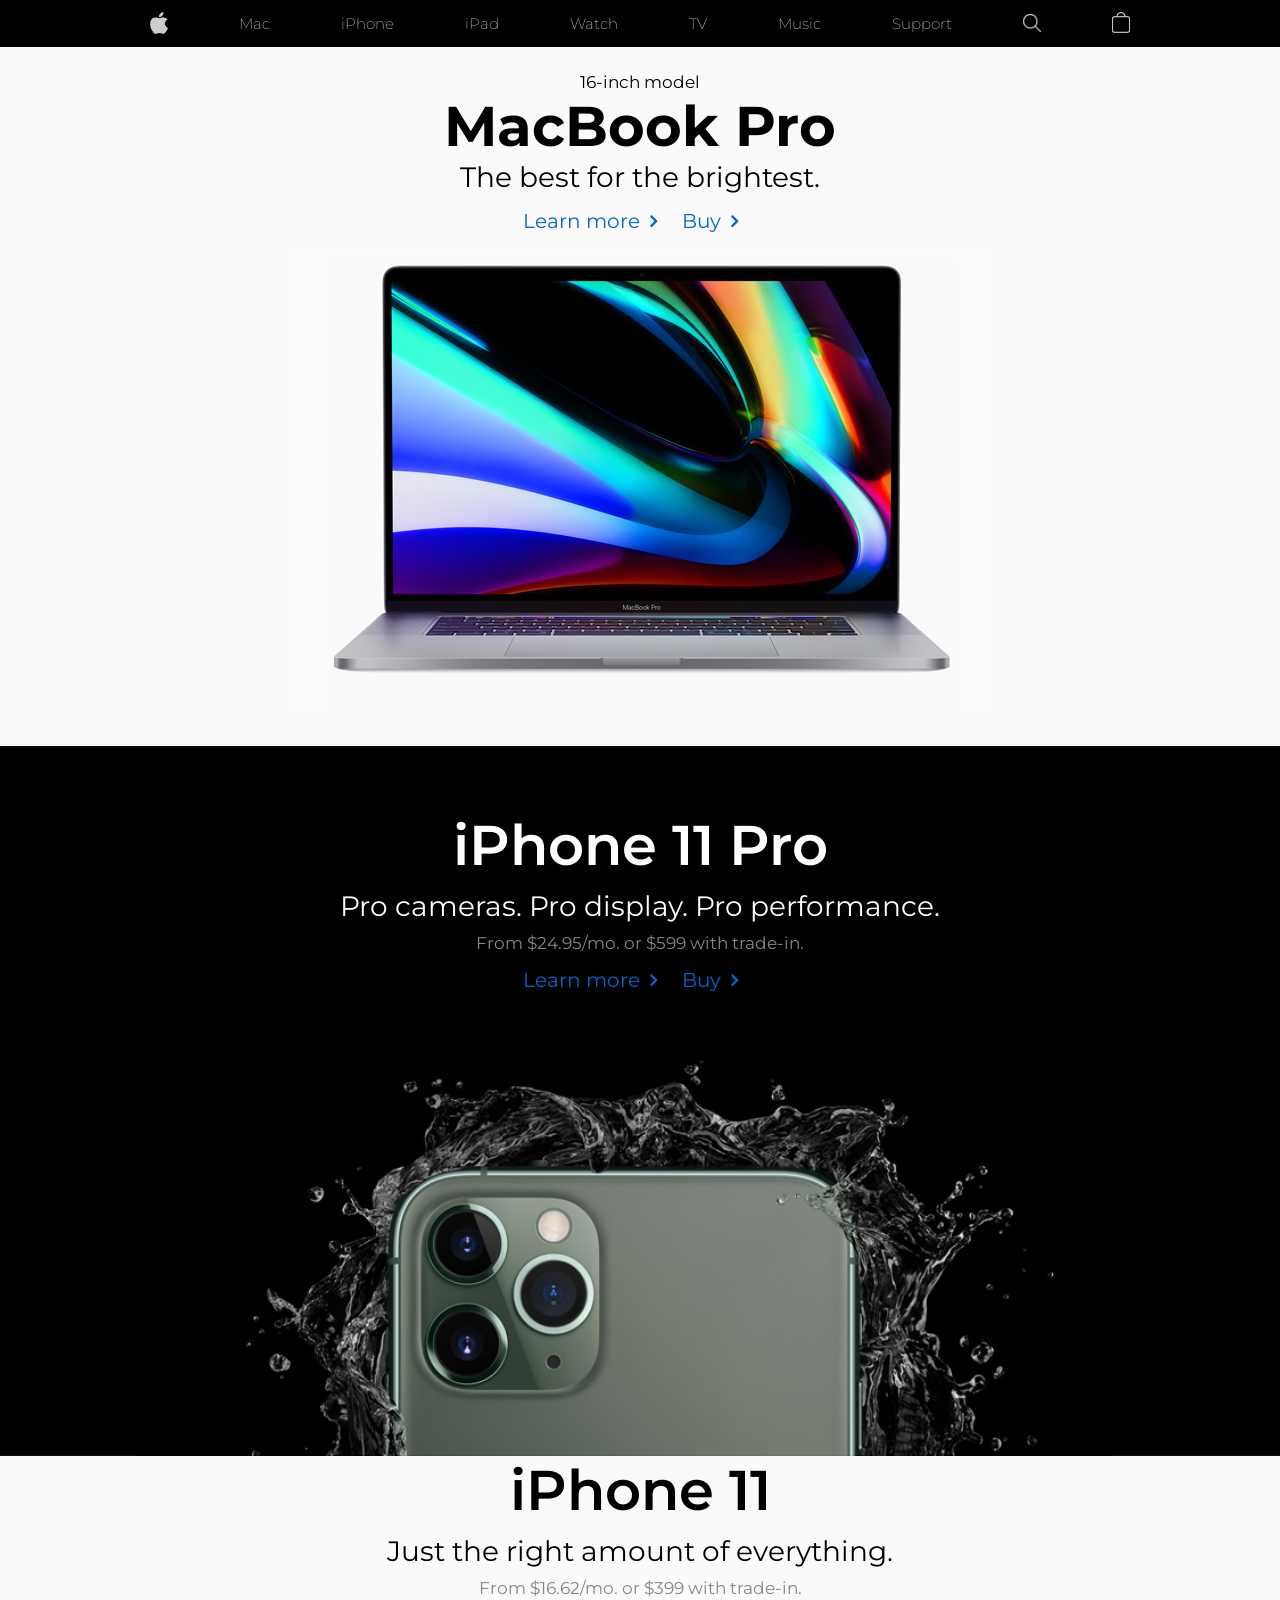
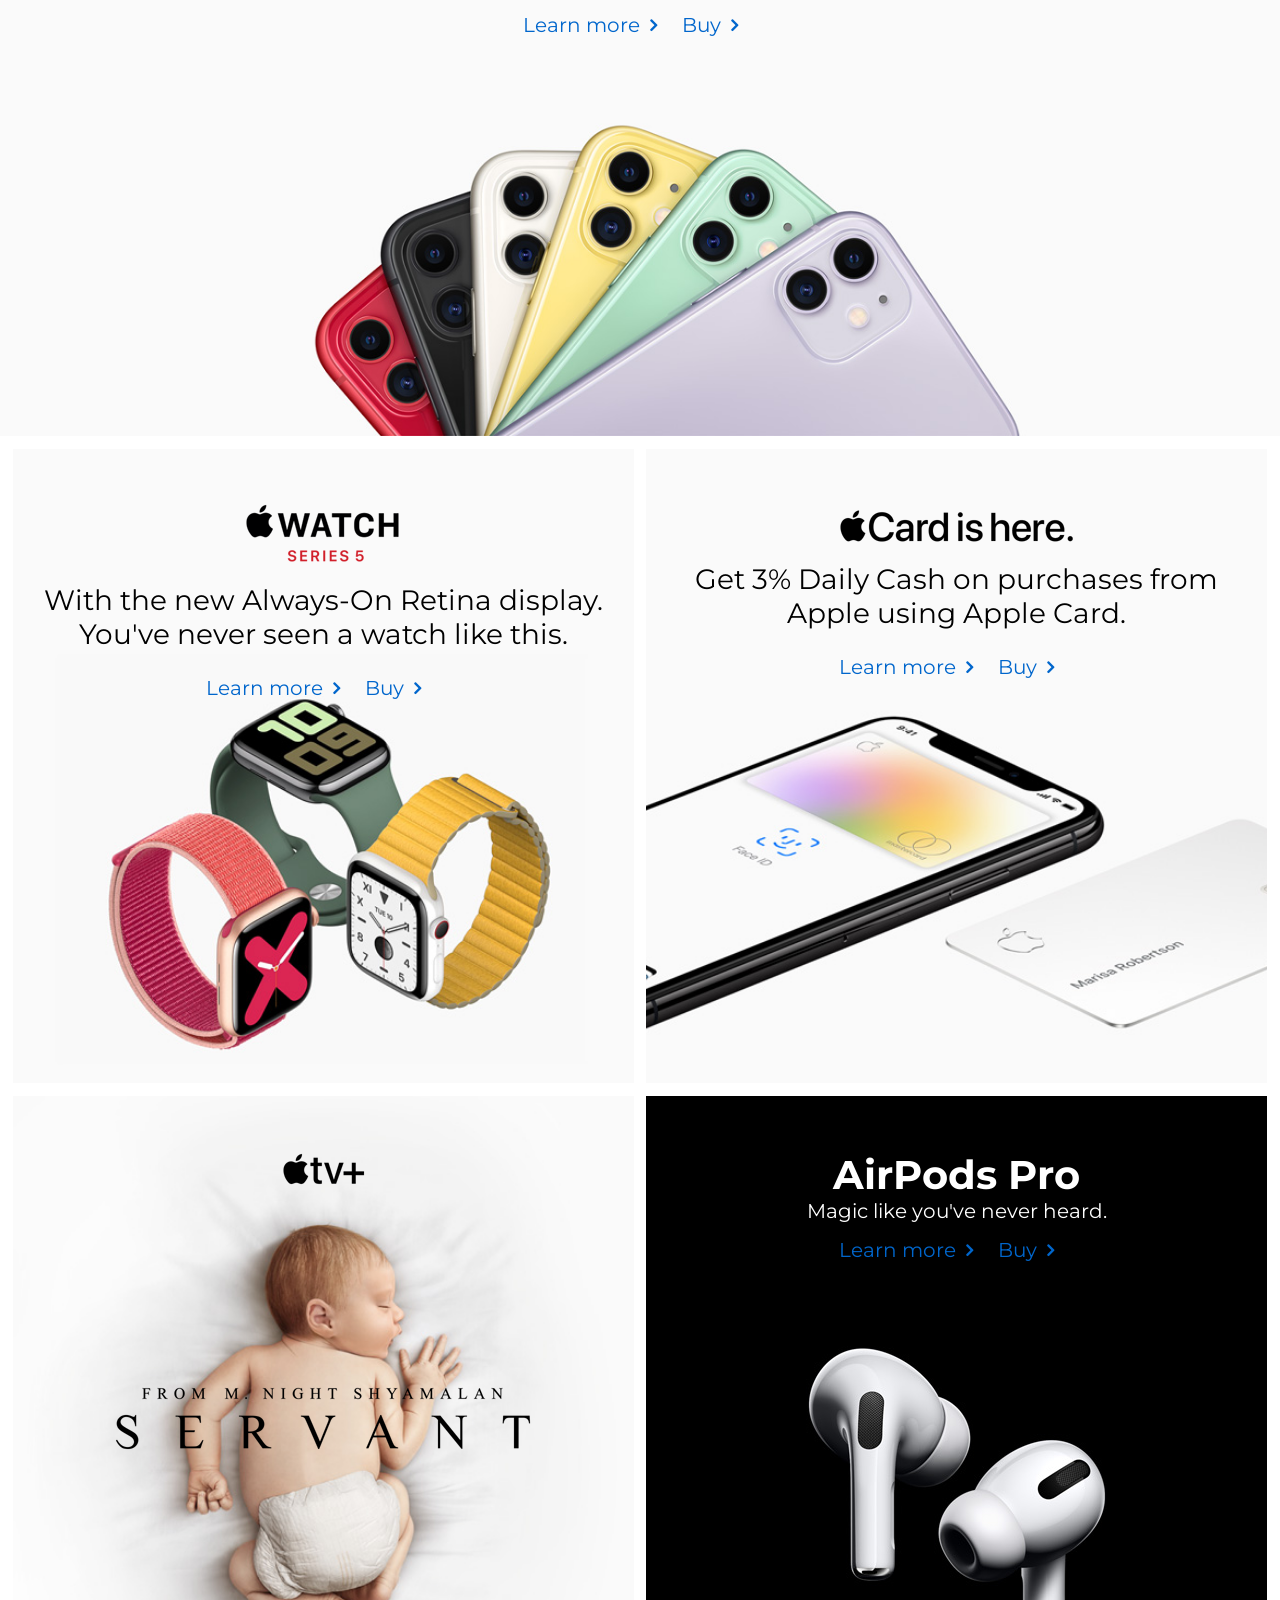
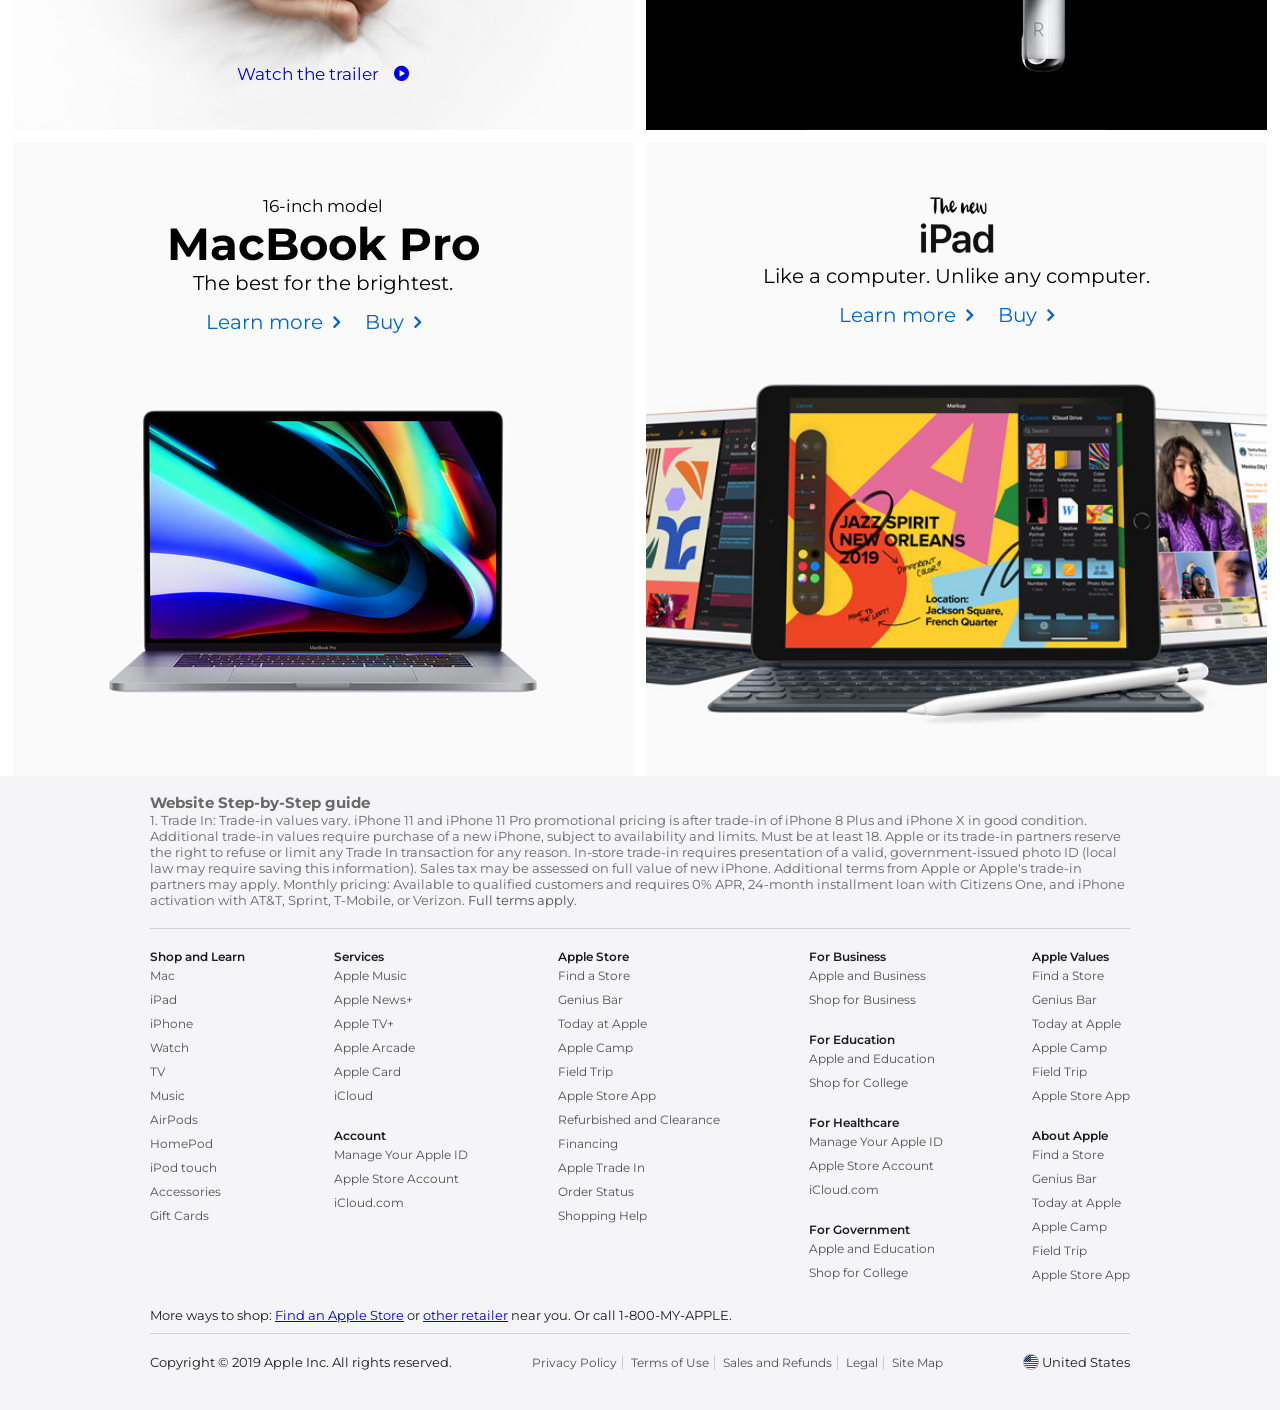
<file: APPLE_CLONE/index.html>
<!DOCTYPE html>
<html lang="en">
<head>
    <meta charset="UTF-8">
    <meta name="viewport" content="width=device-width, initial-scale=1.0">
    <link rel="stylesheet" href="css/style.css">
    <link rel="stylesheet" href="https://maxcdn.bootstrapcdn.com/font-awesome/4.6.2/css/font-awesome.min.css">
    <link href="https://fonts.googleapis.com/css?family=Montserrat:200,200i,300,300i,400,400i,600,600i,700,700i,800,800i,900,900i&display=swap" rel="stylesheet">
    <title>Apple website</title>
</head>
<body>
    <div class="outer-wrapper">
        <header class="header-wrapper">
            <div class="internal-wrapper">
                <div class="header-links-wrapper">
                    <ul>
                        <li class="logo-link"><a href="/"><img src="images/icons/logo.png"></a></li>
                        <li><a href="#">Mac</a></li>
                        <li><a href="#">iPhone</a></li>
                        <li><a href="#">iPad</a></li>
                        <li><a href="#">Watch</a></li>
                        <li><a href="#">TV</a></li>
                        <li><a href="#">Music</a></li>
                        <li><a href="#">Support</a></li>
                        <li class="search-link"><a href="/search/"><img src="images/icons/search-icon.png"></a></li>
                        <li class="cart-link"><a href="/cart/"><img src="images/icons/cart.png"></a></li>
                    </ul>
                </div>
            </div>
        </header>

        <section class="main-highlight-wrapper">
            <div class="internal-wrapper">
                <div class="model">
                    16-inch model
                </div>

                <div class="product-title">
                    MacBook Pro
                </div>

                <div class="brief-description">
                    The best for the brightest.
                </div>

                <div class="links-wrapper">
                    <ul>
                        <li><a href="">Learn more</a></li>
                        <li><a href="">Buy</a></li>
                    </ul>
                </div>

                <div class="main-image-wrapper">
                    <img src="images/home/mac-laptop.jpg"/>
                </div>
            </div>
        </section>

        <section class="second-highlight-wrapper">
            <div class="internal-wrapper">
                <div class="title-wrapper">
                    iPhone 11 Pro
                </div>

                <div class="description-wrapper">
                    Pro cameras. Pro display. Pro performance.
                </div>

                <div class="price-wrapper">
                    From $24.95/mo. or $599 with trade-in.
                </div>

                <div class="links-wrapper">
                    <ul>
                        <li><a href="">Learn more</a></li>
                        <li><a href="">Buy</a></li>
                    </ul>
                </div>

                
            </div>
        </section>

        <section class="third-highlight-wrapper">
            <div class="internal-wrapper">
                <div class="title-wrapper">
                    iPhone 11
                </div>

                <div class="description-wrapper">
                    Just the right amount of everything.
                </div>

                <div class="price-wrapper">
                    From $16.62/mo. or $399 with trade-in.
                </div>

                <div class="links-wrapper">
                    <ul>
                        <li><a href="">Learn more</a></li>
                        <li><a href="">Buy</a></li>
                    </ul>
                </div>

                
            </div>
        </section>

        <section class="fourth-highlight-wrapper">
            <div class="left-side-wrapper">
                <div class="top-logo-wrapper">
                    <div class="logo-wrapper">
                        <img src="images/icons/watch-series5-logo.png">
                    </div>
                </div>

                <div class="description-wrapper">
                    With the new Always-On Retina display.<br>You've never seen a watch like this.
                </div>

                <div class="links-wrapper">
                    <ul>
                        <li><a href="">Learn more</a></li>
                        <li><a href="">Buy</a></li>
                    </ul>
                </div>

                <div class="product-image-wrapper">
                </div>
            </div>

            <div class="right-side-wrapper">
                <div class="top-logo-wrapper">
                    <div class="logo-wrapper">
                        <img src="images/icons/apple-card-logo.png">
                    </div>
                </div>

                <div class="description-wrapper">
                    Get 3% Daily Cash on purchases from Apple using Apple Card.
                </div>

                <div class="links-wrapper">
                    <ul>
                        <li><a href="">Learn more</a></li>
                        <li><a href="">Buy</a></li>
                    </ul>
                </div>

                <div class="product-image-wrapper">
                </div>
            </div>
        </section>

        <section class="fifth-heghlight-wrapper">
            <div class="left-side-wrapper">
                <div class="top-logo-wrapper">
                    <div class="logo-wrapper">
                        <img src="images/icons/apple-tv-logo.png">
                    </div>
                </div>

                <div class="tvshow-logo-wraper">
                    <img src="images/icons/servant-logo.png">
                </div>

                <div class="watch-more-wrapper">
                    <a href="#">Watch the trailer</a>
                </div>
            </div>
            
            <div class="right-side-wrapper">
                <div class="top-logo-wrapper">
                    <div class="logo-wrapper">
                        AirPods Pro
                    </div>
                </div>

                <div class="description-wraper">
                    Magic like you've never heard.
                </div>

                <div class="links-wrapper">
                    <ul>
                        <li><a href="">Learn more</a></li>
                        <li><a href="">Buy</a></li>
                    </ul>
                </div>
            </div>
    </section>

        <section class="sixth-heghlight-wrapper">
            <div class="left-side-wrapper">
                <div class="model">
                    16-inch model
                </div>
                
                <div class="product-title-small">
                    MacBook Pro
                </div>

                <div class="description-wraper">
                    The best for the brightest.
                </div>

                <div class="links-wrapper">
                    <ul>
                        <li><a href="">Learn more</a></li>
                        <li><a href="">Buy</a></li>
                    </ul>
                </div>
            </div>
            <div class="right-side-wrapper">
                <div class="top-logo-wrapper">
                    <div class="logo-wrapper">
                        <img src="images/icons/new-ipad-logo.png">
                    </div>
                </div>

                <div class="description-wraper">
                    Like a computer. Unlike any computer.
                </div>

                <div class="links-wrapper">
                    <ul>
                        <li><a href="">Learn more</a></li>
                        <li><a href="">Buy</a></li>
                    </ul>
                </div>
            </div>
    </section>

        <footer class="footer-wrapper">
            <div class="internal-wrapper">
                <div class="upper-text-container">
                    <h3>Website Step-by-Step guide</h3>
                    <p>
                        1. Trade In: Trade-in values vary. iPhone 11 and iPhone 11 Pro promotional pricing is after trade-in of iPhone 8 Plus and iPhone X in good condition. Additional trade-in values require purchase of a new iPhone, subject to availability and limits. Must be at least 18. Apple or its trade-in partners reserve the right to refuse or limit any Trade In transaction for any reason. In-store trade-in requires presentation of a valid, government-issued photo ID (local law may require saving this information). Sales tax may be assessed on full value of new iPhone. Additional terms from Apple or Apple's trade-in partners may apply. Monthly pricing: Available to qualified customers and requires 0% APR, 24-month installment loan with Citizens One, and iPhone activation with AT&T, Sprint, T-Mobile, or Verizon. <a href="#">Full terms apply</a>.
                    </p>
                </div>

                <div class="footer-links-wrapper">
                    <div class="links-wrapper-1">
                        <h3>Shop and Learn</h3>
                        <ul>
                            <li><a href="#">Mac</a></li>
                            <li><a href="#">iPad</a></li>
                            <li><a href="#">iPhone</a></li>
                            <li><a href="#">Watch</a></li>
                            <li><a href="#">TV</a></li>
                            <li><a href="#">Music</a></li>
                            <li><a href="#">AirPods</a></li>
                            <li><a href="#">HomePod</a></li>
                            <li><a href="#">iPod touch</a></li>
                            <li><a href="#">Accessories</a></li>
                            <li><a href="#">Gift Cards</a></li>
                        </ul>
                    </div>

                    <div class="links-wrapper-2">
                        <h3>Services</h3>
                        <ul>
                            <li><a href="#">Apple Music</a></li>
                            <li><a href="#">Apple News+</a></li>
                            <li><a href="#">Apple TV+</a></li>
                            <li><a href="#">Apple Arcade</a></li>
                            <li><a href="#">Apple Card</a></li>
                            <li><a href="#">iCloud</a></li>
                        </ul>
                        <h3>Account</h3>
                        <ul>
                            <li><a href="#">Manage Your Apple ID</a></li>
                            <li><a href="#">Apple Store Account</a></li>
                            <li><a href="#">iCloud.com</a></li>
                        </ul>
                    </div>

                    <div class="links-wrapper-3">
                        <h3>Apple Store</h3>
                        <ul>
                            <li><a href="#">Find a Store</a></li>
                            <li><a href="#">Genius Bar</a></li>
                            <li><a href="#">Today at Apple</a></li>
                            <li><a href="#">Apple Camp</a></li>
                            <li><a href="#">Field Trip</a></li>
                            <li><a href="#">Apple Store App</a></li>
                            <li><a href="#">Refurbished and Clearance</a></li>
                            <li><a href="#">Financing</a></li>
                            <li><a href="#">Apple Trade In</a></li>
                            <li><a href="#">Order Status</a></li>
                            <li><a href="#">Shopping Help</a></li>
                        </ul>
                    </div>

                    <div class="links-wrapper-4">
                        <h3>For Business</h3>
                        <ul>
                            <li><a href="#">Apple and Business</a></li>
                            <li><a href="#">Shop for Business</a></li>
                        </ul>
                        <h3>For Education</h3>
                        <ul>
                            <li><a href="#">Apple and Education</a></li>
                            <li><a href="#">Shop for College</a></li>
                        </ul>
                        <h3>For Healthcare</h3>
                        <ul>
                            <li><a href="#">Manage Your Apple ID</a></li>
                            <li><a href="#">Apple Store Account</a></li>
                            <li><a href="#">iCloud.com</a></li>
                        </ul>
                        <h3>For Government</h3>
                        <ul>
                            <li><a href="#">Apple and Education</a></li>
                            <li><a href="#">Shop for College</a></li>
                        </ul>
                    </div>

                    <div class="links-wrapper-5">
                        <h3>Apple Values</h3>
                        <ul>
                            <li><a href="#">Find a Store</a></li>
                            <li><a href="#">Genius Bar</a></li>
                            <li><a href="#">Today at Apple</a></li>
                            <li><a href="#">Apple Camp</a></li>
                            <li><a href="#">Field Trip</a></li>
                            <li><a href="#">Apple Store App</a></li>
                        </ul>
                        <h3>About Apple</h3>
                        <ul>
                            <li><a href="#">Find a Store</a></li>
                            <li><a href="#">Genius Bar</a></li>
                            <li><a href="#">Today at Apple</a></li>
                            <li><a href="#">Apple Camp</a></li>
                            <li><a href="#">Field Trip</a></li>
                            <li><a href="#">Apple Store App</a></li>
                        </ul>
                    </div>
                </div>

                <div class="my-apple-wrapper">
                    More ways to shop: <a href="#">Find an Apple Store</a> or <a href="#">other retailer</a> near you. Or call 1-800-MY-APPLE.
                </div>

                <div class="copyright-wrapper">
                    <div class="copyright">
                        Copyright © 2019 Apple Inc. All rights reserved.
                    </div>

                    <div class="footer-links-terms">
                        <ul>
                            <li><a href="#">Privacy Policy</a></li>
                            <li><a href="#">Terms of Use</a></li>
                            <li><a href="#">Sales and Refunds</a></li>
                            <li><a href="#">Legal</a></li>
                            <li><a href="#">Site Map</a></li>
                        </ul>
                    </div>

                    <div class="footer-country">
                        <div class="flag-wrapper"><img src="images/icons/16.png"></div> <div class="footer-country-name">United States</div>
                    </div>
                </div>
            </div>
        </footer>
    </div>
</body>
</html>
</file>
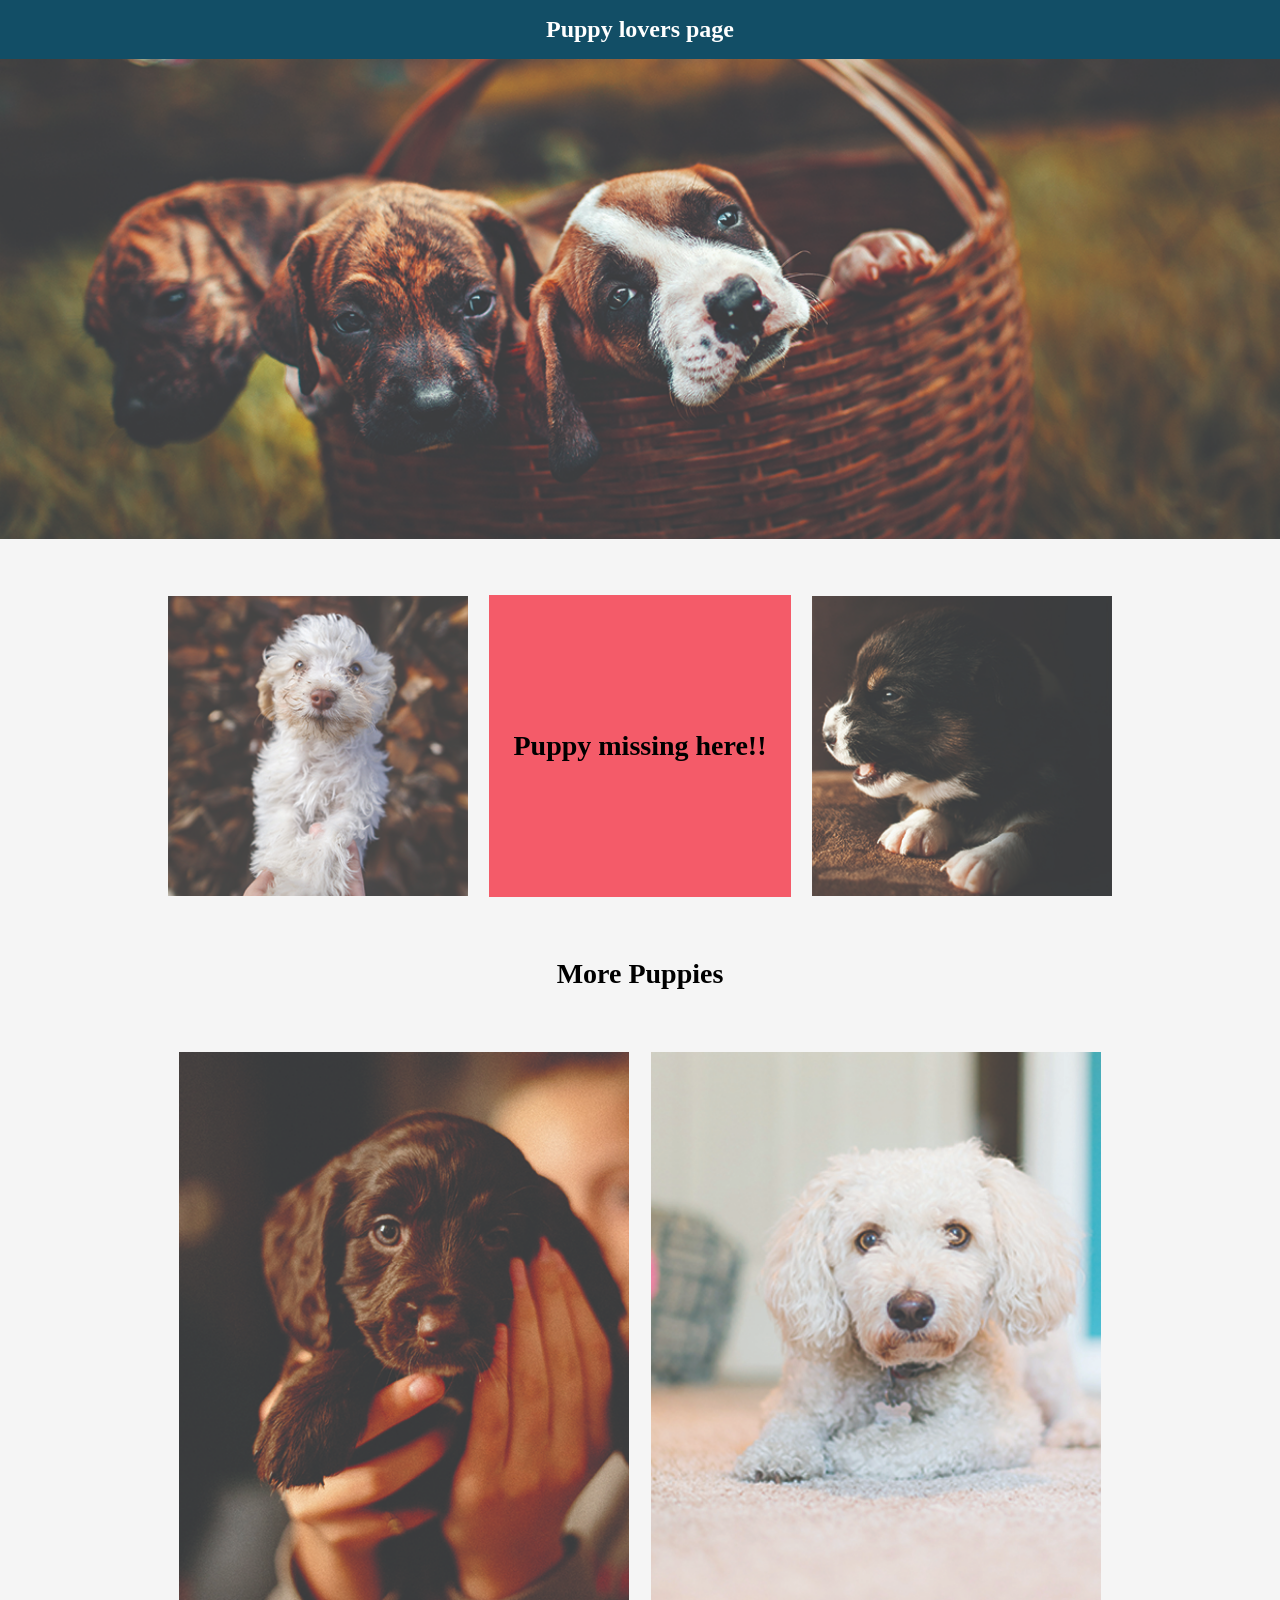
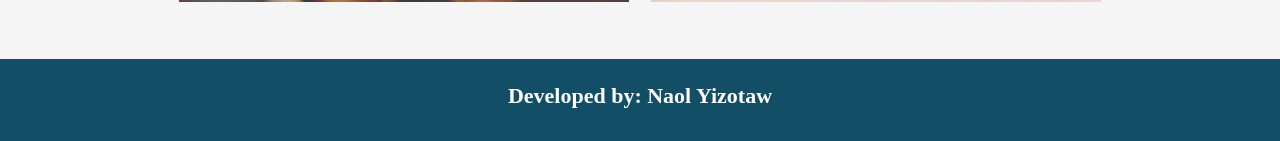
<file: puppy_lovers/index.html>
<!DOCTYPE html>
<html lang="en">
<head>
    <meta charset="UTF-8">
    <meta name="viewport" content="width=device-width, initial-scale=1.0">
    <title>Puppy Lovers Page</title>
    <link rel="stylesheet" href="style.css">
</head>
<body>

    <div class="site-header">
        Puppy lovers page
    </div>

    <img class="banner" src="banner-puppies.jpg" alt="Puppies in a basket">

    <br><br>

    <table class="gallery-table">
        <tr>
            <td class="cell-small">
                <img class="puppy-img puppy-img--small" src="puppy-1.jpg" alt="White puppy">
            </td>
            <td class="missing-cell">
                Puppy missing here!!
            </td>
            <td class="cell-small">
                <img class="puppy-img puppy-img--small" src="puppy-2.jpg" alt="Black and white puppy">
            </td>
        </tr>
    </table>

    <br>
    <h2 class="section-title">More Puppies</h2>
    <br>

    <table class="gallery-table">
        <tr>
            <td class="cell-large">
                <img class="puppy-img puppy-img--large" src="puppy-3.jpg" alt="Brown puppy">
            </td>
            <td class="cell-large">
                <img class="puppy-img puppy-img--large" src="puppy-4.jpg" alt="White puppy lying down">
            </td>
        </tr>
    </table>

    <br><br>

    <div class="site-footer">
        Developed by: Naol Yizotaw
    </div>

</body>
</html>
</file>
<file: APPLE_CLONE/css/style.css>
*{
  margin: 0;
  padding: 0;
}

img {
    max-width: 100%;
}

body {
    font-size: 20px;
    font-family: 'Montserrat', sans-serif;
}

/* Header Style */
.header-wrapper {
  background: black;
  color: #fff;
  font-weight: 200;
  font-size: 0.75em;
}

.header-wrapper ul {
  display: flex;
  -webkit-box-pack: justify;
  justify-content: space-between;
  list-style: none;
}

.internal-wrapper {
  width: 980px;
  padding: 0 10px;
  margin: 0 auto;
}

.header-wrapper .header-links-wrapper ul li a {
  text-decoration: none;
  color: #fff;
}

.header-wrapper .header-links-wrapper ul li {
  display: inline-block;
  padding: 14px 0 8px;
  height: 25px;
  opacity: 0.8;
}

.header-wrapper .header-links-wrapper ul li:hover {
  opacity: 1;
}

.logo-link, .search-link, .cart-link {
  width: 18px;
  display: block;
}

.header-wrapper .header-links-wrapper ul li.logo-link {
  padding: 12px 0 10px;
}

.header-wrapper .header-links-wrapper ul li.search-link {
  padding: 14px 0 8px;
}

.header-wrapper .header-links-wrapper ul li.cart-link {
  padding: 12px 0 10px;
}

/* Footer Styling */
.footer-wrapper {
  background-color: #f5f5f7;
  color: #1d1d1f;
  font-size: .65em;
}

.upper-text-container {
  border-bottom: 1px solid #d2d2d7;
  color: #686868;
  padding: 17px 0 20px;
}

.upper-text-container a {
  text-decoration: none;
  color: #515154;
}

.upper-text-container a:hover {
  text-decoration: underline;
}

.footer-links-wrapper {
  display: flex;
  -webkit-box-pack: justify;
  justify-content: space-between;
  padding-top: 20px;
}

.footer-wrapper ul {
  list-style: none;
  padding-bottom: 20px;
}

.footer-wrapper ul li {
  padding: 5px 0;
  font-size: 0.9em;
}

.footer-links-wrapper a {
  color: #515154;
  text-decoration: none;
}

.footer-links-wrapper a:hover {
  text-decoration: underline;
}

.footer-links-wrapper h3 {
  font-size: 12px;
  font-weight: 600;
}

.my-apple-wrapper {
  border-bottom: 1px solid #d2d2d7;
  padding-bottom: 10px;
  margin-bottom: 10px;
}

.copyright-wrapper {
  display: flex;
  -webkit-box-pack: justify;
  justify-content: space-between;
  padding: 10px 0 20px;
}

.footer-links-terms ul li {
  display: inline-block;
  padding: 0 5px;
  border-right: 1px solid #ccc;
}

.footer-links-terms ul li:last-child {
  border-right: 0;
}

.footer-links-terms ul li a {
  text-decoration: none;
  color: #515154;
}

.footer-links-terms ul li a:hover {
  text-decoration: underline;
}

.footer-country {
  display: inline-block;
}

.flag-wrapper {
  display: inline-block;
  vertical-align: middle;
}

.footer-country-name {
  display: inline-block;
  vertical-align: top;
}

/* Main Highlight */
.main-highlight-wrapper {
  background: #fafafa;
  text-align: center;
  padding: 25px 0;
}

.links-wrapper ul {
  list-style: none;
}

.model {
  font-size: .85em;
}

.product-title {
  font-weight: 700;
  font-size: 56px;
}

.brief-description {
  font-size: 28px;
}

.links-wrapper {
  padding: 15px 0;
}

.links-wrapper ul li {
  display: inline-block;
  padding-right: 20px;
}

.links-wrapper ul li a {
  color: #06c;
  text-decoration: none;
}

.links-wrapper ul li a:hover {
  color: #000;
}

.links-wrapper ul li a:after {
  font-family: "FontAwesome";
  font-weight: 900;
  content: "\f105";
  padding-left: 10px;
}

/* Second Highlight Section */
.second-highlight-wrapper {
  background-image: url("../images/home/iphone11-pro-bg.jpg");
  height: 580px;
  background-position: center;
  background-repeat: no-repeat;
  background-size: cover;
  text-align: center;
  padding: 65px 20px;
  color: #fff;
}

.title-wrapper {
  font-weight: 600;
  font-size: 56px;
}

.description-wrapper {
  font-size: 28px;
  padding: 10px 0;
}

.price-wrapper {
  color: #86868b;
  font-size: 0.85em;
}

/* Third Highlight Section */
.third-highlight-wrapper {
  background-image: url("../images/home/iphone11-bg.jpg");
  height: 580px;
  background-position: center;
  background-repeat: no-repeat;
  background-size: cover;
  text-align: center;
  
}

/* Fourth Highlight Section */
.fourth-highlight-wrapper {
  display: flex;
  -webkit-box-pack: justify;
  justify-content: space-between;
  background: #fff;
}

.left-side-wrapper {
  height: 580px;
  background-position: center;
  background-repeat: no-repeat;
  background-size: cover;
  text-align: center;
  width: 48.5%;
  margin: 1% 0.5% 0% 1%;
  padding-top: 54px;
}

.fourth-highlight-wrapper .left-side-wrapper {
  background-image: url("../images/home/watch-series-5.jpg");
}

.right-side-wrapper {
  height: 580px;
  background-position: center;
  background-repeat: no-repeat;
  background-size: cover;
  text-align: center;
  width: 48.5%;
  margin: 1% 1% 0% 0.5%;
  padding-top: 54px;
}

.fourth-highlight-wrapper .right-side-wrapper {
  background-image: url("../images/home/apple-card.jpg");
}

.description-wrapper {
  max-width: 600px;
  margin: 0 auto;
  padding: 10px;
}

/*Fifth Highlight Section */
.fifth-heghlight-wrapper {
    display: flex;
    -webkit-box-pack: justify;
    justify-content: space-between;
    background: #fff;
}
.fifth-heghlight-wrapper .left-side-wrapper {
    background-image: url("../images/home/apple-tv-background.jpg");
}
.fifth-heghlight-wrapper .right-side-wrapper {
    background-image: url("../images/home/air-pods.jpg");
    color: #fff;
    background-size: initial;
    background-color: #000;
    background-position: bottom;
}
.logo-wrapper {
    font-size: 40px;
    font-weight: bold;
}
.tvshow-logo-wraper {
    padding: 180px 0 200px;
}
.watch-more-wrapper a {
    text-decoration: none;
    font-size: 0.85em;
}
.watch-more-wrapper a:after {
    font-family: "FontAwesome";
    font-weight: 900;
    content: "\f144";
    padding-left: 15px;
}

/**Sixth Highlight Section */
.sixth-heghlight-wrapper {
    display: flex;
    -webkit-box-pack: justify;
    justify-content: space-between;
    background: #fff;
}
.sixth-heghlight-wrapper .left-side-wrapper {
    background-image: url("../images/home/macbook-pro.jpg");
    background-size: initial;
    background-color: #fafafa;
    background-position: bottom;
}
.sixth-heghlight-wrapper .right-side-wrapper {
    background-image: url("../images/home/new-ipad.jpg");
}
.product-title-small {
    font-weight: 700;
    font-size: 45px;
}
</file>
<file: puppy_lovers/style.css>
body {
    margin: 0;
    background-color: #f5f5f5;
    text-align: center;
}

.site-header {
    background-color: #124e66;
    color: white;
    font-size: 24px;
    font-weight: bold;
    padding: 16px 0;
}

.site-footer {
    background-color: #124e66;
    color: white;
    font-size: 22px;
    font-weight: bold;
    padding: 24px 0 32px;
}

.banner {
    display: block;
    width: 100%;
}

.gallery-table {
    margin: 0 auto;
    border-spacing: 20px;
    border-collapse: separate;
}

.puppy-img {
    display: block;
    object-fit: cover;
}

.puppy-img--small {
    width: 300px;
    height: 300px;
}

.puppy-img--large {
    width: 450px;
    height: 550px;
}

.cell-small {
    width: 300px;
    height: 300px;
}

.cell-large {
    width: 450px;
    height: 550px;
}

.missing-cell {
    width: 300px;
    height: 300px;
    background-color: #f45b69;
    color: black;
    font-size: 28px;
    font-weight: bold;
    text-align: center;
    vertical-align: middle;
}

.section-title {
    font-size: 28px;
}
</file>
